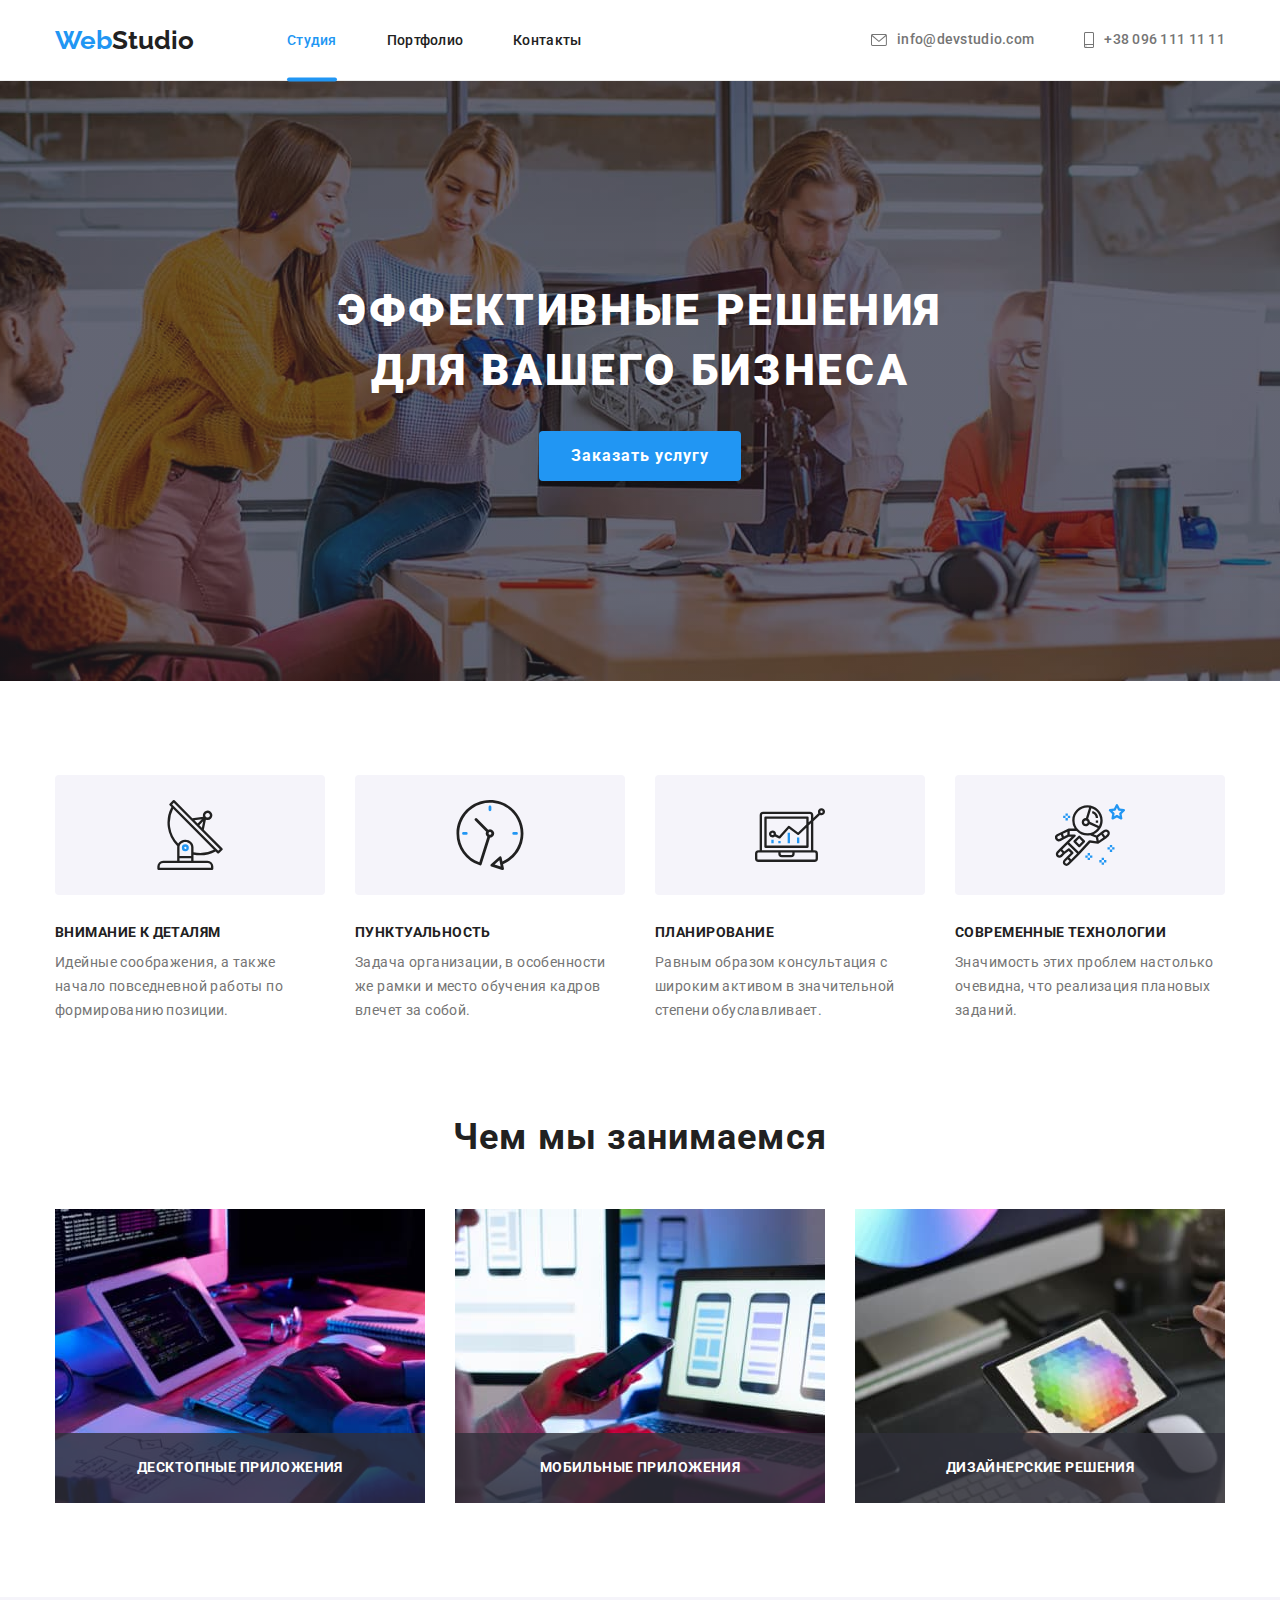
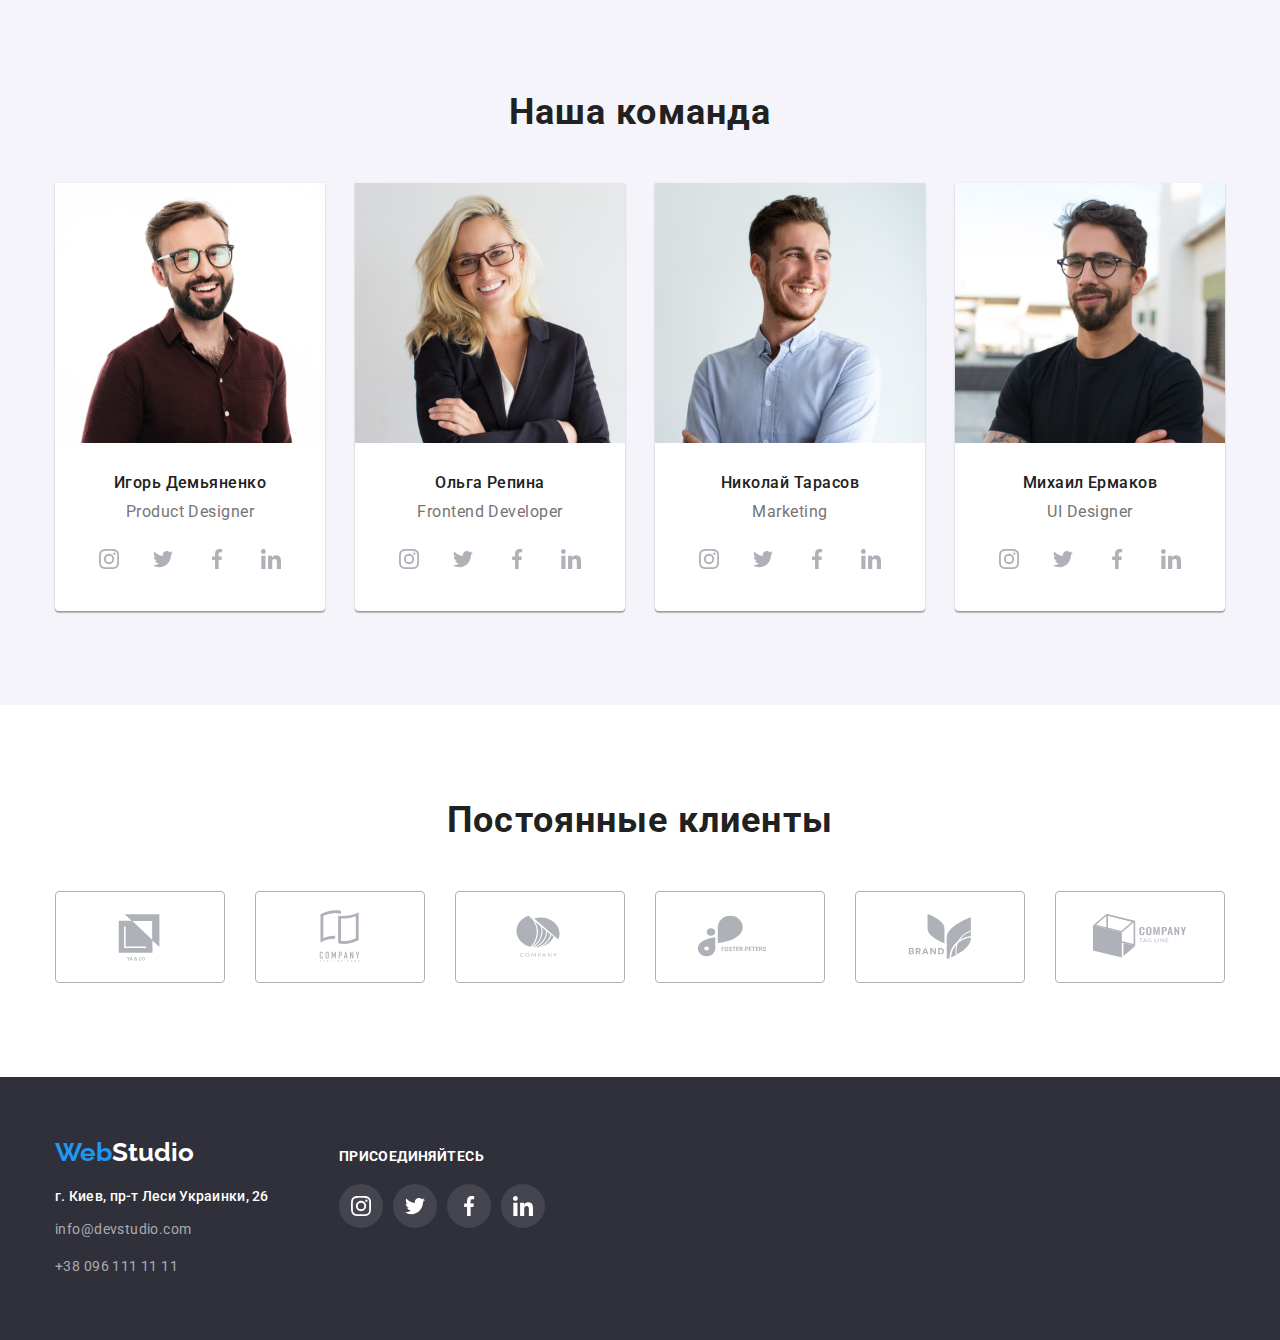
<file: index.html>
<!DOCTYPE html>
<html lang="ru">
  <head>
    <meta charset="UTF-8" />
    <meta http-equiv="X-UA-Compatible" content="IE=edge" />
    <meta name="viewport" content="width=device-width, initial-scale=1.0" />
    <title>Студия</title>
    <link rel="preconnect" href="https://fonts.googleapis.com" />
    <link rel="preconnect" href="https://fonts.gstatic.com" crossorigin />
    <link
      href="https://fonts.googleapis.com/css2?family=Raleway:wght@700&family=Roboto:wght@400;500;700;900&display=swap"
      rel="stylesheet"
    />
    <link
      rel="stylesheet"
      href="https://cdnjs.cloudflare.com/ajax/libs/modern-normalize/1.1.0/modern-normalize.min.css"
    />
    <link rel="stylesheet" href="./css/styles.css" />
  </head>
  <body>
    <header class="main-header">
      <div class="container flex hrznt-cent">
        <a href="./index.html" class="logo" lang="en"
          ><span class="accent">Web</span>Studio</a
        >
        <nav class="main-nav">
          <ul class="main-manu list">
            <li class="link">
              <a href="./index.html" class="current main-menu-link">Студия</a>
            </li>
            <li class="link">
              <a href="./portfolio.html" class="main-menu-link">Портфолио</a>
            </li>
            <li class="link">
              <a href="#" class="main-menu-link">Контакты</a>
            </li>
          </ul>
        </nav>
        <ul class="address-nav list">
          <li class="address-link">
            <a
              href="mailto:info@devstudio.com"
              class="contacts-header"
              lang="en"
            >
              <svg class="mail-icon" style="width: 16px; height: 12px">
                <use href="./images/icons.svg#icon-envelope"></use>
              </svg>
              info@devstudio.com</a
            >
          </li>
          <li class="address-link">
            <a href="tel:+380961111111" class="contacts-header">
              <svg class="phone-icon" style="width: 10px; height: 16px">
                <use href="./images/icons.svg#icon-smartphone"></use>
              </svg>
              +38 096 111 11 11</a
            >
          </li>
        </ul>
      </div>
    </header>
    <main class="main-content">
      <section class="hero">
        <div class="container">
          <h1 class="hero-title">
            Эффективные решения<br />
            для вашего бизнеса
          </h1>
          <button data-modal-open class="hero-button" type="button">
            Заказать услугу
          </button>
        </div>
      </section>
      <section class="section">
        <div class="container">
          <h2 class="section-title hide">Особенности</h2>
          <ul class="list vision-list">
            <li class="our-vision-list-item">
              <div class="vision-item">
                <svg class="vision-icon" style="width: 70px; height: 70px">
                  <use href="./images/icons.svg#icon-antenna"></use>
                </svg>
              </div>
              <h3 class="vision-title">Внимание к деталям</h3>
              <p class="vision-description">
                Идейные соображения, а также начало повседневной работы по
                формированию позиции.
              </p>
            </li>
            <li class="our-vision-list-item">
              <div class="vision-item">
                <svg class="vision-icon" style="width: 70px; height: 70px">
                  <use href="./images/icons.svg#icon-clock"></use>
                </svg>
              </div>
              <h3 class="vision-title">Пунктуальность</h3>
              <p class="vision-description">
                Задача организации, в особенности же рамки и место обучения
                кадров влечет за собой.
              </p>
            </li>
            <li class="our-vision-list-item">
              <div class="vision-item">
                <svg class="vision-icon" style="width: 70px; height: 70px">
                  <use href="./images/icons.svg#icon-diagram"></use>
                </svg>
              </div>
              <h3 class="vision-title">Планирование</h3>
              <p class="vision-description">
                Равным образом консультация с широким активом в значительной
                степени обуславливает.
              </p>
            </li>
            <li class="our-vision-list-item">
              <div class="vision-item">
                <svg class="vision-icon" style="width: 70px; height: 70px">
                  <use href="./images/icons.svg#icon-astronaut"></use>
                </svg>
              </div>
              <h3 class="vision-title">Современные технологии</h3>
              <p class="vision-description">
                Значимость этих проблем настолько очевидна, что реализация
                плановых заданий.
              </p>
            </li>
          </ul>
        </div>
      </section>
      <section class="section cut-top">
        <div class="container">
          <h2 class="section-title">Чем мы занимаемся</h2>
          <ul class="list activities">
            <li class="activities-item">
              <div class="img-box">
                <img
                  class="activity-img no-gap"
                  src="./images/img1.jpg"
                  alt="Написанием кода"
                  width="370"
                  height="294"
                />
                <div class="info-box">
                  <p class="img-text">Десктопные приложения</p>
                </div>
              </div>
            </li>
            <li class="activities-item">
              <div class="img-box">
                <img
                  class="activity-img no-gap"
                  src="./images/img2.jpg"
                  alt="Разработка приложений для телефона"
                  width="370"
                  height="294"
                />
                <div class="info-box">
                  <p class="img-text">Мобильные приложения</p>
                </div>
              </div>
            </li>
            <li class="activities-item">
              <div class="img-box">
                <img
                  class="activity-img no-gap"
                  src="./images/img3.jpg"
                  alt="Подбор цветовой гаммы"
                  width="370"
                  height="294"
                />
                <div class="info-box">
                  <p class="img-text">Дизайнерские решения</p>
                </div>
              </div>
            </li>
          </ul>
        </div>
      </section>
      <section class="section secnd-section-color">
        <div class="container">
          <h2 class="section-title">Наша команда</h2>
          <ul class="list crew">
            <li class="crew-card">
              <img
                class="crew-photo no-gap"
                src="./images/img-designer.jpg"
                alt="Член команды"
                width="270"
                height="260"
              />
              <div class="crew-tag">
                <h3 class="crew-name">Игорь Демьяненко</h3>
                <p class="crew-job" lang="en">Product Designer</p>
                <ul class="crew-buttons flex list">
                  <li class="crew-link">
                    <a href="#" class="crew-button">
                      <svg
                        class="crew-btn-icon"
                        style="width: 20px; height: 20px"
                      >
                        <use href="./images/icons.svg#icon-instagram"></use>
                      </svg>
                    </a>
                  </li>
                  <li class="crew-link">
                    <a href="#" class="crew-button">
                      <svg
                        class="crew-btn-icon"
                        style="width: 20px; height: 20px"
                      >
                        <use href="./images/icons.svg#icon-twitter"></use>
                      </svg>
                    </a>
                  </li>
                  <li class="crew-link">
                    <a href="#" class="crew-button">
                      <svg
                        class="crew-btn-icon"
                        style="width: 20px; height: 20px"
                      >
                        <use href="./images/icons.svg#icon-facebook"></use>
                      </svg>
                    </a>
                  </li>
                  <li class="crew-link">
                    <a href="#" class="crew-button">
                      <svg
                        class="crew-btn-icon"
                        style="width: 20px; height: 20px"
                      >
                        <use href="./images/icons.svg#icon-linkedin"></use>
                      </svg>
                    </a>
                  </li>
                </ul>
              </div>
            </li>
            <li class="crew-card">
              <img
                class="crew-photo no-gap"
                src="./images/img-developer.jpg"
                alt="Член команды"
                width="270"
                height="260"
              />
              <div class="crew-tag">
                <h3 class="crew-name">Ольга Репина</h3>
                <p class="crew-job" lang="en">Frontend Developer</p>
                <ul class="crew-buttons flex list">
                  <li class="crew-link">
                    <a href="#" class="crew-button">
                      <svg
                        class="crew-btn-icon"
                        style="width: 20px; height: 20px"
                      >
                        <use href="./images/icons.svg#icon-instagram"></use>
                      </svg>
                    </a>
                  </li>
                  <li class="crew-link">
                    <a href="#" class="crew-button">
                      <svg
                        class="crew-btn-icon"
                        style="width: 20px; height: 20px"
                      >
                        <use href="./images/icons.svg#icon-twitter"></use>
                      </svg>
                    </a>
                  </li>
                  <li class="crew-link">
                    <a href="#" class="crew-button">
                      <svg
                        class="crew-btn-icon"
                        style="width: 20px; height: 20px"
                      >
                        <use href="./images/icons.svg#icon-facebook"></use>
                      </svg>
                    </a>
                  </li>
                  <li class="crew-link">
                    <a href="#" class="crew-button">
                      <svg
                        class="crew-btn-icon"
                        style="width: 20px; height: 20px"
                      >
                        <use href="./images/icons.svg#icon-linkedin"></use>
                      </svg>
                    </a>
                  </li>
                </ul>
              </div>
            </li>
            <li class="crew-card">
              <img
                class="crew-photo no-gap"
                src="./images/img-marketing.jpg"
                alt="Член команды"
                width="270"
                height="260"
              />
              <div class="crew-tag">
                <h3 class="crew-name">Николай Тарасов</h3>
                <p class="crew-job" lang="en">Marketing</p>
                <ul class="crew-buttons flex list">
                  <li class="crew-link">
                    <a href="#" class="crew-button">
                      <svg
                        class="crew-btn-icon"
                        style="width: 20px; height: 20px"
                      >
                        <use href="./images/icons.svg#icon-instagram"></use>
                      </svg>
                    </a>
                  </li>
                  <li class="crew-link">
                    <a href="#" class="crew-button">
                      <svg
                        class="crew-btn-icon"
                        style="width: 20px; height: 20px"
                      >
                        <use href="./images/icons.svg#icon-twitter"></use>
                      </svg>
                    </a>
                  </li>
                  <li class="crew-link">
                    <a href="#" class="crew-button">
                      <svg
                        class="crew-btn-icon"
                        style="width: 20px; height: 20px"
                      >
                        <use href="./images/icons.svg#icon-facebook"></use>
                      </svg>
                    </a>
                  </li>
                  <li class="crew-link">
                    <a href="#" class="crew-button">
                      <svg
                        class="crew-btn-icon"
                        style="width: 20px; height: 20px"
                      >
                        <use href="./images/icons.svg#icon-linkedin"></use>
                      </svg>
                    </a>
                  </li>
                </ul>
              </div>
            </li>
            <li class="crew-card">
              <img
                class="crew-photo no-gap"
                src="./images/img-ui.jpg"
                alt="Член команды"
                width="270"
                height="260"
              />
              <div class="crew-tag">
                <h3 class="crew-name">Михаил Ермаков</h3>
                <p class="crew-job" lang="en">UI Designer</p>
                <ul class="crew-buttons flex list">
                  <li class="crew-link">
                    <a href="#" class="crew-button">
                      <svg
                        class="crew-btn-icon"
                        style="width: 20px; height: 20px"
                      >
                        <use href="./images/icons.svg#icon-instagram"></use>
                      </svg>
                    </a>
                  </li>
                  <li class="crew-link">
                    <a href="#" class="crew-button">
                      <svg
                        class="crew-btn-icon"
                        style="width: 20px; height: 20px"
                      >
                        <use href="./images/icons.svg#icon-twitter"></use>
                      </svg>
                    </a>
                  </li>
                  <li class="crew-link">
                    <a href="#" class="crew-button">
                      <svg
                        class="crew-btn-icon"
                        style="width: 20px; height: 20px"
                      >
                        <use href="./images/icons.svg#icon-facebook"></use>
                      </svg>
                    </a>
                  </li>
                  <li class="crew-link">
                    <a href="#" class="crew-button">
                      <svg
                        class="crew-btn-icon"
                        style="width: 20px; height: 20px"
                      >
                        <use href="./images/icons.svg#icon-linkedin"></use>
                      </svg>
                    </a>
                  </li>
                </ul>
              </div>
            </li>
          </ul>
        </div>
      </section>
      <section class="section">
        <div class="container">
          <h2 class="section-title">Постоянные клиенты</h2>
          <ul class="list clients">
            <li class="client">
              <a href="" class="client-item">
                <svg class="client-icon" style="width: 106px; height: 60px">
                  <use href="./images/icons.svg#icon-client-1"></use>
                </svg>
              </a>
            </li>
            <li class="client">
              <a href="" class="client-item">
                <svg class="client-icon" style="width: 106px; height: 60px">
                  <use href="./images/icons.svg#icon-client-2"></use>
                </svg>
              </a>
            </li>
            <li class="client">
              <a href="" class="client-item">
                <svg class="client-icon" style="width: 106px; height: 60px">
                  <use href="./images/icons.svg#icon-client-3"></use>
                </svg>
              </a>
            </li>
            <li class="client">
              <a href="" class="client-item">
                <svg class="client-icon" style="width: 106px; height: 60px">
                  <use href="./images/icons.svg#icon-client-4"></use>
                </svg>
              </a>
            </li>
            <li class="client">
              <a href="" class="client-item">
                <svg class="client-icon" style="width: 106px; height: 60px">
                  <use href="./images/icons.svg#icon-client-5"></use>
                </svg>
              </a>
            </li>
            <li class="client">
              <a href="" class="client-item">
                <svg class="client-icon" style="width: 106px; height: 60px">
                  <use href="./images/icons.svg#icon-client-6"></use>
                </svg>
              </a>
            </li>
          </ul>
        </div>
      </section>
    </main>
    <footer class="main-footer">
      <div class="container flex">
        <div class="address">
          <a href="./index.html" class="logo-footer" lang="en"
            ><span class="accent">Web</span
            ><span class="logo-white">Studio</span></a
          >
          <address>
            <ul class="address-footer list">
              <li class="address-item">
                <a href="#" class="address-link"
                  >г. Киев, пр-т Леси Украинки, 26</a
                >
              </li>
              <li class="address-item">
                <a
                  href="mailto:info@devstudio.com"
                  class="contacts-footer"
                  lang="en"
                  >info@devstudio.com</a
                >
              </li>
              <li class="address-item">
                <a href="tel:+380961111111" class="contacts-footer"
                  >+38 096 111 11 11</a
                >
              </li>
            </ul>
          </address>
        </div>
        <div class="social">
          <h2 class="social-title">присоединяйтесь</h2>
          <ul class="social-links flex list">
            <li class="social-link">
              <a href="" class="social-item">
                <svg class="social-icon" style="width: 20px; height: 20px">
                  <use href="./images/icons.svg#icon-instagram"></use>
                </svg>
              </a>
            </li>
            <li class="social-link">
              <a href="" class="social-item">
                <svg class="social-icon" style="width: 20px; height: 20px">
                  <use href="./images/icons.svg#icon-twitter"></use>
                </svg>
              </a>
            </li>
            <li class="social-link">
              <a href="" class="social-item">
                <svg class="social-icon" style="width: 20px; height: 20px">
                  <use href="./images/icons.svg#icon-facebook"></use>
                </svg>
              </a>
            </li>
            <li class="social-link">
              <a href="" class="social-item">
                <svg class="social-icon" style="width: 20px; height: 20px">
                  <use href="./images/icons.svg#icon-linkedin"></use>
                </svg>
              </a>
            </li>
          </ul>
        </div>
      </div>
    </footer>
    <div class="backdrop is-hidden" data-modal>
      <div class="modal">
        <!-- <p>
                Lorem ipsum dolor sit amet consectetur adipisicing elit.
                Veritatis aut exercitationem obcaecati deleniti iste.
                Repudiandae consequuntur veritatis, fugit repellat neque, ea
                fugiat odit laboriosam est ducimus ipsam dolor hic amet!
              </p> -->
        <button data-modal-close class="modal-button" type="button">
          <svg class="social-icon" style="width: 18px; height: 18px">
            <use href="./images/icons.svg#close-black"></use>
          </svg>
        </button>
      </div>
    </div>
    <script src="./js/modal.js"></script>
  </body>
</html>
</file>
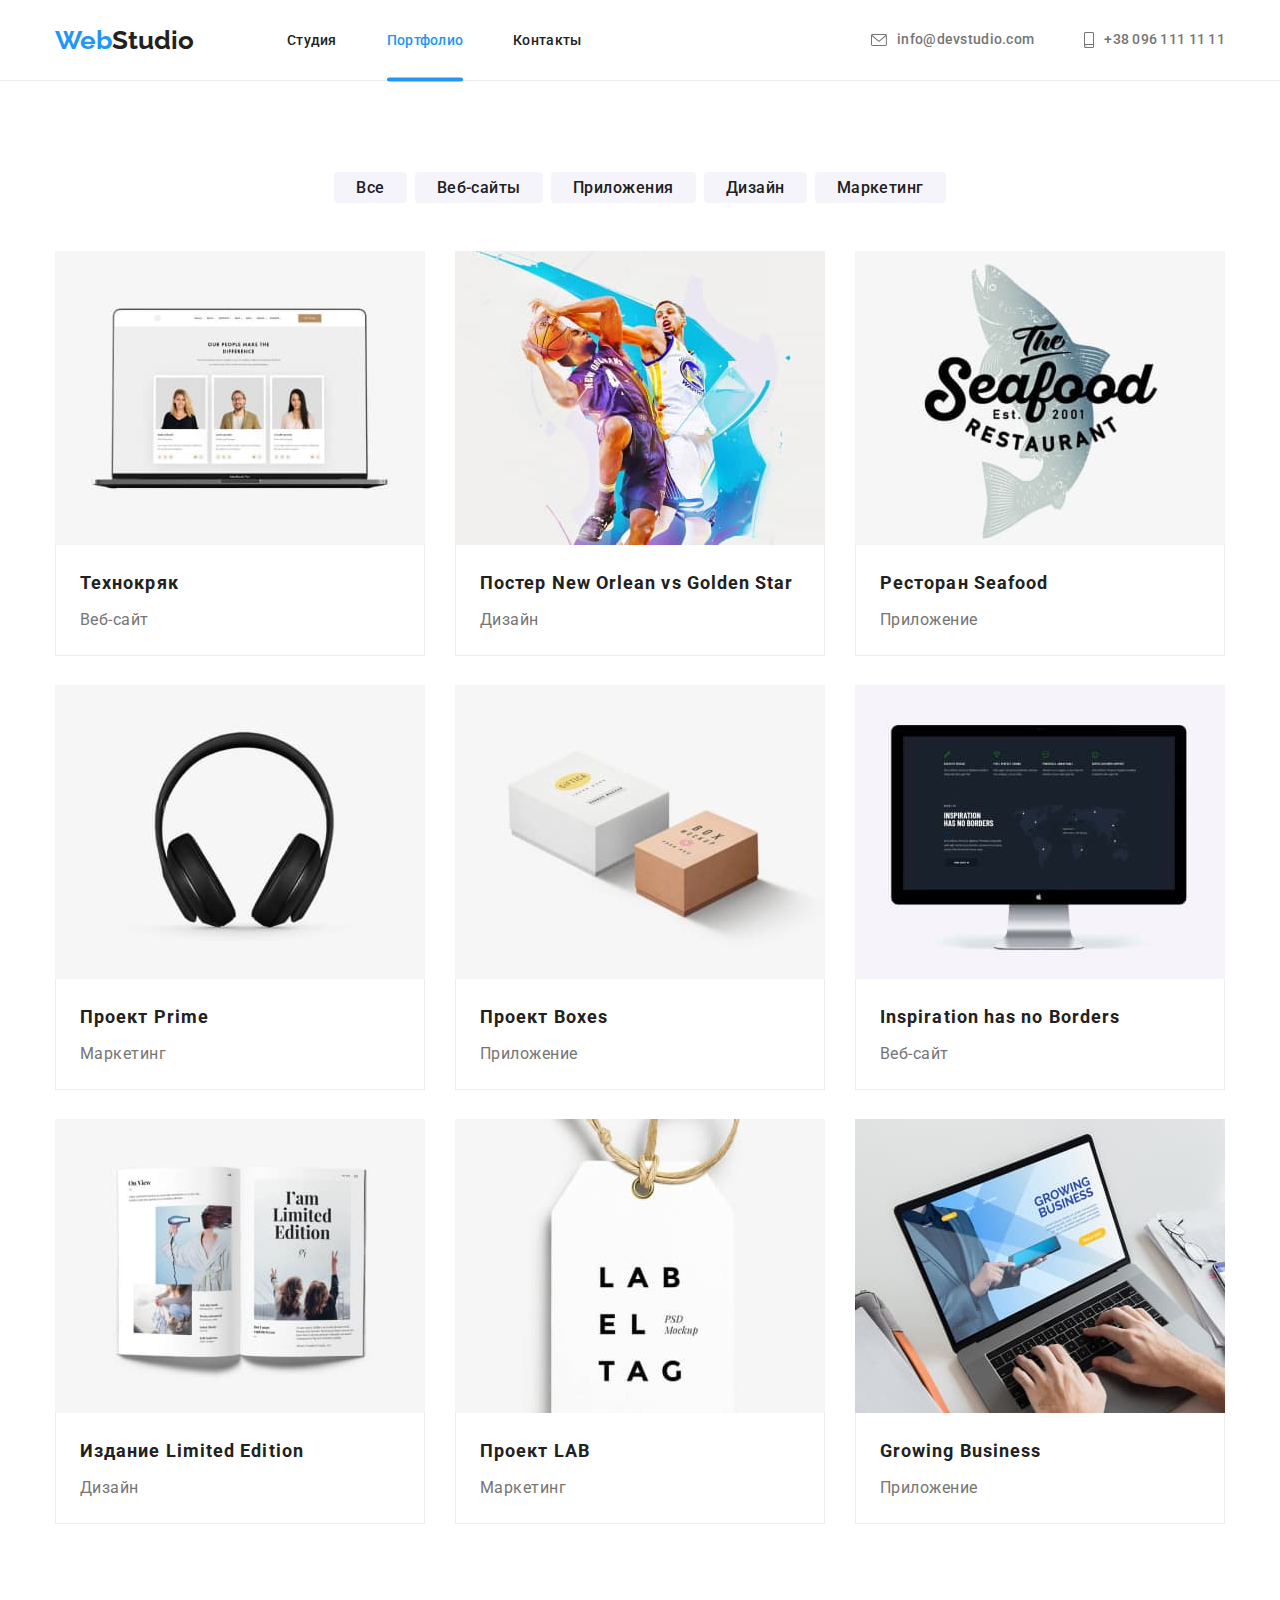
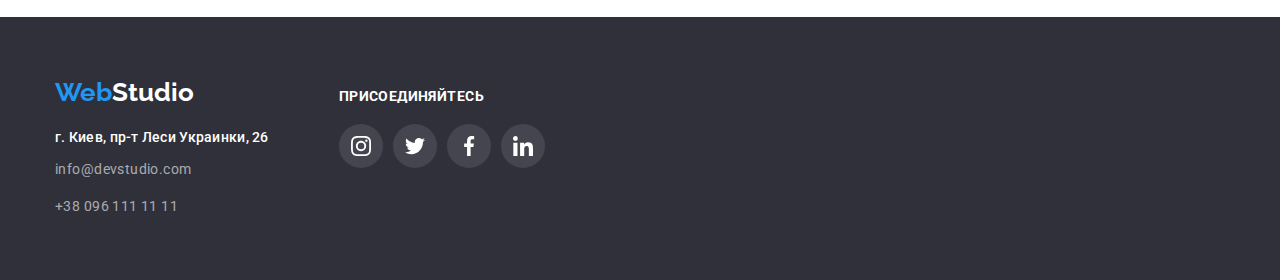
<file: portfolio.html>
<!DOCTYPE html>

<html lang="ru">
  <head>
    <meta charset="UTF-8" />
    <meta http-equiv="X-UA-Compatible" content="IE=edge" />
    <meta name="viewport" content="width=device-width, initial-scale=1.0" />
    <title>Портфолио</title>
    <link rel="preconnect" href="https://fonts.googleapis.com" />
    <link rel="preconnect" href="https://fonts.gstatic.com" crossorigin />
    <link
      href="https://fonts.googleapis.com/css2?family=Raleway:wght@700&family=Roboto:wght@400;500;700;900&display=swap"
      rel="stylesheet"
    />
    <link
      rel="stylesheet"
      href="https://cdnjs.cloudflare.com/ajax/libs/modern-normalize/1.1.0/modern-normalize.min.css"
    />
    <link rel="stylesheet" href="./css/styles.css" />
  </head>
  <body>
    <header class="main-header">
      <div class="container flex hrznt-cent">
        <a href="./index.html" class="logo" lang="en"
          ><span class="accent">Web</span>Studio</a
        >
        <nav class="main-nav">
          <ul class="main-manu list">
            <li class="link">
              <a href="./index.html" class="main-menu-link">Студия</a>
            </li>
            <li class="link">
              <a href="./portfolio.html" class="current main-menu-link"
                >Портфолио</a
              >
            </li>
            <li class="link">
              <a href="#" class="main-menu-link">Контакты</a>
            </li>
          </ul>
        </nav>
        <ul class="address-nav list">
          <li class="address-link">
            <a
              href="mailto:info@devstudio.com"
              class="contacts-header"
              lang="en"
            >
              <svg class="mail-icon" style="width: 16px; height: 12px">
                <use href="./images/icons.svg#icon-envelope"></use>
              </svg>
              info@devstudio.com</a
            >
          </li>
          <li class="address-link">
            <a href="tel:+380961111111" class="contacts-header">
              <svg class="phone-icon" style="width: 10px; height: 16px">
                <use href="./images/icons.svg#icon-smartphone"></use>
              </svg>
              +38 096 111 11 11</a
            >
          </li>
        </ul>
      </div>
    </header>
    <main>
      <section class="section">
        <div class="container">
          <h1 class="section-title hide">Нашы работы</h1>
          <ul class="filter list">
            <li class="filter-item">
              <a href="" class="filter-button">Все</a>
            </li>
            <li class="filter-item">
              <a href="" class="filter-button">Веб-сайты</a>
            </li>
            <li class="filter-item">
              <a href="" class="filter-button">Приложения</a>
            </li>
            <li class="filter-item">
              <a href="" class="filter-button">Дизайн</a>
            </li>
            <li class="filter-item">
              <a href="" class="filter-button">Маркетинг</a>
            </li>
          </ul>
          <ul class="project-portfolio list">
            <li class="project-card">
              <a href="" class="project-link">
                <div class="img-box">
                  <img
                    class="project-img no-gap"
                    src="./images/card-technockrayk.jpg"
                    alt="Основная страница сайта"
                    width="370"
                    height="294"
                  />
                  <div class="text-box">
                    <p class="text">
                      Ресурс предлагает комплексные предложения с разным уровнем
                      функционала и сервисов. Все это позволит посетителю
                      получить исчерпывающие сведения <br />
                      о компании или частном лице.
                    </p>
                  </div>
                </div>
                <div class="project-tag">
                  <h2 class="project-name">Технокряк</h2>
                  <p class="project-category">Веб-сайт</p>
                </div>
              </a>
            </li>
            <li class="project-card">
              <a href="" class="project-link">
                <div class="img-box">
                  <img
                    class="project-img no-gap"
                    src="./images/card-poster.jpg"
                    alt="Два баскетболиста с мячом"
                    width="370"
                    height="294"
                  />
                  <div class="text-box">
                    <p class="text">
                      Ресурс предлагает комплексные предложения с разным уровнем
                      функционала и сервисов. Все это позволит посетителю
                      получить исчерпывающие сведения <br />
                      о компании или частном лице.
                    </p>
                  </div>
                </div>
                <div class="project-tag">
                  <h2 class="project-name">
                    Постер <span lang="en">New Orlean vs Golden Star</span>
                  </h2>
                  <p class="project-category">Дизайн</p>
                </div>
              </a>
            </li>
            <li class="project-card">
              <a href="" class="project-link">
                <div class="img-box">
                  <img
                    class="project-img no-gap"
                    src="./images/card-restoran.jpg"
                    alt="Логотп ресторана"
                    width="370"
                    height="294"
                  />
                  <div class="text-box">
                    <p class="text">
                      Ресурс предлагает комплексные предложения с разным уровнем
                      функционала и сервисов. Все это позволит посетителю
                      получить исчерпывающие сведения <br />
                      о компании или частном лице.
                    </p>
                  </div>
                </div>
                <div class="project-tag">
                  <h2 class="project-name">
                    Ресторан <span lang="en">Seafood</span>
                  </h2>
                  <p class="project-category">Приложение</p>
                </div>
              </a>
            </li>
            <li class="project-card">
              <a href="" class="project-link">
                <div class="img-box">
                  <img
                    class="project-img no-gap"
                    src="./images/card-prime.jpg"
                    alt="Полноразмерные наушники"
                    width="370"
                    height="294"
                  />
                  <div class="text-box">
                    <p class="text">
                      Ресурс предлагает комплексные предложения с разным уровнем
                      функционала и сервисов. Все это позволит посетителю
                      получить исчерпывающие сведения <br />
                      о компании или частном лице.
                    </p>
                  </div>
                </div>
                <div class="project-tag">
                  <h2 class="project-name">
                    Проект <span lang="en">Prime</span>
                  </h2>
                  <p class="project-category">Маркетинг</p>
                </div>
              </a>
            </li>
            <li class="project-card">
              <a href="" class="project-link">
                <div class="img-box">
                  <img
                    class="project-img no-gap"
                    src="./images/card-boxes.jpg"
                    alt="Две коробки"
                    width="370"
                    height="294"
                  />
                  <div class="text-box">
                    <p class="text">
                      Ресурс предлагает комплексные предложения с разным уровнем
                      функционала и сервисов. Все это позволит посетителю
                      получить исчерпывающие сведения <br />
                      о компании или частном лице.
                    </p>
                  </div>
                </div>
                <div class="project-tag">
                  <h2 class="project-name">Проект Boxes</h2>
                  <p class="project-category">Приложение</p>
                </div>
              </a>
            </li>
            <li class="project-card">
              <a href="" class="project-link">
                <div class="img-box">
                  <img
                    class="project-img no-gap"
                    src="./images/card-noborders.jpg"
                    alt="Фото главной страници 'проекта' Веб-сайта на мониторе"
                    width="370"
                    height="294"
                  />
                  <div class="text-box">
                    <p class="text">
                      Ресурс предлагает комплексные предложения с разным уровнем
                      функционала и сервисов. Все это позволит посетителю
                      получить исчерпывающие сведения <br />
                      о компании или частном лице.
                    </p>
                  </div>
                </div>
                <div class="project-tag">
                  <h2 class="project-name" lang="en">
                    Inspiration has no Borders
                  </h2>
                  <p class="project-category">Веб-сайт</p>
                </div>
              </a>
            </li>
            <li class="project-card">
              <a href="" class="project-link">
                <div class="img-box">
                  <img
                    class="project-img no-gap"
                    src="./images/card-publication.jpg"
                    alt="Журнал в развороте"
                    width="370"
                    height="294"
                  />
                  <div class="text-box">
                    <p class="text">
                      Ресурс предлагает комплексные предложения с разным уровнем
                      функционала и сервисов. Все это позволит посетителю
                      получить исчерпывающие сведения <br />
                      о компании или частном лице.
                    </p>
                  </div>
                </div>
                <div class="project-tag">
                  <h2 class="project-name">
                    Издание <span lang="en">Limited Edition</span>
                  </h2>
                  <p class="project-category">Дизайн</p>
                </div>
              </a>
            </li>
            <li class="project-card">
              <a href="" class="project-link">
                <div class="img-box">
                  <img
                    class="project-img no-gap"
                    src="./images/card-lab.jpg"
                    alt="Фото бирки с логотипом проекта"
                    width="370"
                    height="294"
                  />
                  <div class="text-box">
                    <p class="text">
                      Ресурс предлагает комплексные предложения с разным уровнем
                      функционала и сервисов. Все это позволит посетителю
                      получить исчерпывающие сведения <br />
                      о компании или частном лице.
                    </p>
                  </div>
                </div>
                <div class="project-tag">
                  <h2 class="project-name">
                    Проект <span lang="en">LAB</span>
                  </h2>
                  <p class="project-category">Маркетинг</p>
                </div>
              </a>
            </li>
            <li class="project-card">
              <a href="" class="project-link">
                <div class="img-box">
                  <img
                    class="project-img no-gap"
                    src="./images/card-growing.jpg"
                    alt="Фото Веб-сайта для приложения на ноутбуке"
                    width="370"
                    height="294"
                  />
                  <div class="text-box">
                    <p class="text">
                      Ресурс предлагает комплексные предложения с разным уровнем
                      функционала и сервисов. Все это позволит посетителю
                      получить исчерпывающие сведения <br />
                      о компании или частном лице.
                    </p>
                  </div>
                </div>
                <div class="project-tag">
                  <h2 class="project-name" lang="en">Growing Business</h2>
                  <p class="project-category">Приложение</p>
                </div>
              </a>
            </li>
          </ul>
        </div>
      </section>
    </main>

    <footer class="main-footer">
      <div class="container flex">
        <div class="address">
          <a href="./index.html" class="logo-footer" lang="en"
            ><span class="accent">Web</span
            ><span class="logo-white">Studio</span></a
          >
          <address>
            <ul class="address-footer list">
              <li class="address-item">
                <a href="#" class="address-link"
                  >г. Киев, пр-т Леси Украинки, 26</a
                >
              </li>
              <li class="address-item">
                <a
                  href="mailto:info@devstudio.com"
                  class="contacts-footer"
                  lang="en"
                  >info@devstudio.com</a
                >
              </li>
              <li class="address-item">
                <a href="tel:+380961111111" class="contacts-footer"
                  >+38 096 111 11 11</a
                >
              </li>
            </ul>
          </address>
        </div>
        <div class="social">
          <h2 class="social-title">присоединяйтесь</h2>
          <ul class="social-links flex list">
            <li class="social-link">
              <a href="" class="social-item">
                <svg class="social-icon" style="width: 20px; height: 20px">
                  <use href="./images/icons.svg#icon-instagram"></use>
                </svg>
              </a>
            </li>
            <li class="social-link">
              <a href="" class="social-item">
                <svg class="social-icon" style="width: 20px; height: 20px">
                  <use href="./images/icons.svg#icon-twitter"></use>
                </svg>
              </a>
            </li>
            <li class="social-link">
              <a href="" class="social-item">
                <svg class="social-icon" style="width: 20px; height: 20px">
                  <use href="./images/icons.svg#icon-facebook"></use>
                </svg>
              </a>
            </li>
            <li class="social-link">
              <a href="" class="social-item">
                <svg class="social-icon" style="width: 20px; height: 20px">
                  <use href="./images/icons.svg#icon-linkedin"></use>
                </svg>
              </a>
            </li>
          </ul>
        </div>
      </div>
    </footer>
  </body>
</html>
</file>
<file: css/styles.css>
:root {
  --primary-text-color: rgba(33, 33, 33, 1);
  --secondary-text-color: rgba(117, 117, 117, 1);
  --accent-color: rgba(33, 150, 243, 1);
  --primary-white-color: rgba(255, 255, 255, 1);
  --secondary-section-color: rgba(245, 244, 250, 1);
  --slave-bcg-color: rgba(47, 48, 58, 1);
  --contacts-footer: rgba(255, 255, 255, 0.6);
}

html {
  box-sizing: border-box;
}

*,
*::before,
*::after {
  box-sizing: inherit;
}

body {
  font-family: Roboto, sans-serif;
  color: var(--primary-text-color);

  background-color: var(--primary-white-color);
}

.list {
  padding: 0;
  margin: 0;

  list-style-type: none;
}

.accent {
  color: var(--accent-color);
}

.secnd-section-color {
  background-color: var(--secondary-section-color);
}

.flex {
  display: flex;
}

.hrznt-cent {
  align-items: center;
}

.hide {
  position: absolute;
  width: 1px;
  height: 1px;
  margin: -1px;
  border: 0;
  padding: 0;

  white-space: nowrap;
  clip-path: inset(100%);
  clip: rect(0 0 0 0);
  overflow: hidden;
}

.section.cut-top {
  padding-top: 0;
}

.container {
  width: 1200px;
  margin-left: auto;
  margin-right: auto;
  padding-left: 15px;
  padding-right: 15px;
}

.main-header {
  border-bottom: 1px solid rgba(236, 236, 236, 1);
}

.main-manu {
  display: flex;
  margin-left: 93px;
}

.main-manu .link + .link {
  margin-left: 50px;
}

.address-nav {
  display: flex;
  margin-left: auto;
}

.address-nav > .address-link + .address-link {
  margin-left: 50px;
}

.main-menu-link {
  display: inline-flex;
  position: relative;
  display: block;
  padding-top: 32px;
  padding-bottom: 32px;

  text-decoration-line: none;
  font-size: 14px;
  font-weight: 500;
  line-height: 1.17;
  letter-spacing: 0.02em;
  color: var(--primary-text-color);
  transition: color 250ms cubic-bezier(0.4, 0, 0.2, 1);
}

.main-menu-link:hover,
.main-menu-link:focus {
  color: var(--accent-color);
}

.main-menu-link::after {
  position: absolute;
  display: block;
  content: '';
  height: 4px;
  width: 100%;
  background-color: var(--accent-color);
  border-radius: 2px;
  opacity: 0;
  transform: translateY(0px);
  transition: transform 250ms cubic-bezier(0.4, 0, 0.2, 1),
    opacity 250ms cubic-bezier(0.4, 0, 0.2, 1);
}

.main-menu-link:hover::after,
.main-menu-link:focus::after {
  position: absolute;
  display: block;
  content: '';
  height: 4px;
  width: 100%;
  background-color: var(--accent-color);
  border-radius: 2px;
  opacity: 1;
  transform: translateY(29px);
}

.current {
  color: var(--accent-color);
}

.current::before {
  position: absolute;
  display: block;
  content: '';
  height: 4px;
  width: 100%;
  background-color: var(--accent-color);
  border-radius: 2px;
  transform: translateY(45.5px);
}

.logo,
.logo-footer {
  text-decoration-line: none;
  font-family: Raleway;
  font-size: 26px;
  font-weight: 700;
  line-height: 1.17;
  color: var(--primary-text-color);
}

.logo-footer {
  display: block;
  margin-bottom: 20px;
}

.logo-white {
  color: var(--primary-white-color);
}

.mail-icon {
  fill: currentColor;
  margin-right: 10px;
}

.phone-icon {
  fill: currentColor;
  margin-right: 10px;
}

.contacts-header {
  display: flex;
  align-items: center;
  padding-top: 32px;
  padding-bottom: 32px;

  text-decoration-line: none;
  font-weight: 500;
  color: var(--secondary-text-color);
  transition: color 250ms cubic-bezier(0.4, 0, 0.2, 1);
}

.contacts-header:hover,
.contacts-header:focus {
  color: var(--accent-color);
}

.contacts-footer {
  text-decoration-line: none;
  font-style: normal;
  font-weight: 400;
  font-size: 14px;
  line-height: 2;
  letter-spacing: 0.03em;
  color: var(--contacts-footer);
  transition: color 250ms cubic-bezier(0.4, 0, 0.2, 1);
}

.contacts-footer:hover,
.contacts-footer:focus {
  color: var(--accent-color);
}

.vision-description {
  margin: 0;

  font-style: normal;
  font-weight: 400;
  font-size: 14px;
  line-height: 1.7;
  letter-spacing: 0.03em;
  color: var(--secondary-text-color);
}

.hero {
  padding-top: 200px;
  padding-bottom: 200px;

  text-align: center;

  background-image: linear-gradient(
      to right,
      rgba(47, 48, 58, 0.4),
      rgba(47, 48, 58, 0.4)
    ),
    url(../images/hero-bkg.jpg),
    linear-gradient(to right, rgba(196, 196, 196, 1), rgba(196, 196, 196, 1));
  background-size: auto;
  background-position: center;
  background-repeat: no-repeat;
}

.hero-title {
  margin-top: 0;
  margin-bottom: 30px;

  font-size: 44px;
  font-weight: 900;
  line-height: 1.36;
  letter-spacing: 0.06em;
  text-transform: uppercase;
  color: var(--primary-white-color);
}

.hero-button {
  padding: 10px 32px;

  font-weight: 700;
  font-size: 16px;
  line-height: 1.88;
  letter-spacing: 0.06em;
  color: var(--primary-white-color);

  background-color: var(--accent-color);
  box-shadow: 0px 4px 4px rgba(0, 0, 0, 0.15);
  border-radius: 4px;
  border: 0;
}

.hero-button:hover,
.hero-button:focus {
  letter-spacing: 0.06em;
  color: var(--primary-white-color);

  background-color: rgba(24, 140, 232, 1);
  box-shadow: 0px 4px 4px rgba(0, 0, 0, 0.15);
}

/* MODAL WINDOW */

.backdrop {
  position: fixed;
  top: 0;
  left: 0;
  width: 100%;
  height: 100%;
  background-color: rgba(0, 0, 0, 0.2);

  opacity: 1;

  transition: opacity 250ms cubic-bezier(0.4, 0, 0.2, 1);
}

.backdrop.is-hidden {
  opacity: 0;
  pointer-events: none;
}

.backdrop.is-hidden .modal {
  transform: translate(-50%, -50%) scale(1.1);
}

.modal {
  position: absolute;
  top: 50%;
  left: 50%;

  height: 581px;
  width: 528px;
  background-color: var(--primary-white-color);
  box-shadow: 0px 1px 3px rgba(0, 0, 0, 0.12), 0px 1px 1px rgba(0, 0, 0, 0.14),
    0px 2px 1px rgba(0, 0, 0, 0.2);
  border-radius: 4px;

  transform: translate(-50%, -50%) scale(1);

  transition: transform 250ms cubic-bezier(0.4, 0, 0.2, 1);
}

.modal-button {
  display: flex;
  justify-content: center;
  align-items: center;
  position: absolute;
  top: 8px;
  right: 8px;
  width: 30px;
  height: 30px;

  border-radius: 50%;
  background-color: var(--primary-white-color);
  border: 1px solid rgba(0, 0, 0, 0.1);
}

.modal-button:hover,
.modal-button:focus {
  color: currentColor;
}

.vision-list {
  display: flex;
  flex-wrap: wrap;
  margin: -15px;
}

.vision-item {
  display: flex;
  justify-content: center;
  align-items: center;
  width: 270px;
  height: 120px;
  margin-bottom: 30px;
  background-color: var(--secondary-section-color);
  border-radius: 4px;
}

.vision-icon {
  padding: 0;
}

.our-vision-list-item {
  margin: 15px;
  width: 270px;
}

.section {
  padding-top: 94px;
  padding-bottom: 94px;
}

.activities {
  display: flex;
}

.activities-item + .activities-item {
  margin-left: 30px;
}

.no-gap {
  display: block;
}

.img-box {
  display: flex;
  position: relative;
}

.activities-item .info-box {
  bottom: 0;

  padding: 24px;

  position: absolute;
  display: flex;
  justify-content: center;
  align-items: center;
  max-width: 100%;
  min-width: 100%;
  height: 70px;
  background-color: rgba(47, 48, 58, 0.8);
}

.activities-item .img-text {
  display: block;
  margin: 0;
  font-family: 'Roboto';
  font-style: normal;
  font-weight: 700;
  font-size: 14px;
  line-height: 1.14;
  text-align: center;
  letter-spacing: 0.03em;
  text-transform: uppercase;

  color: var(--primary-white-color);
}

.filter {
  display: flex;
  margin-bottom: 50px;
  justify-content: center;
}

.filter-item + .filter-item {
  margin-left: 8px;
}

.filter-button {
  text-decoration: none;

  padding: 6px 22px;

  font-weight: 500;
  font-size: 16px;
  line-height: 1.63;

  letter-spacing: 0.03em;
  color: var(--primary-text-color);

  background-color: var(--secondary-section-color);
  border: 0px;
  border-radius: 4px;
  box-shadow: 0px 3px 1px rgba(0, 0, 0, 0), 0px 1px 2px rgba(0, 0, 0, 0),
    0px 2px 2px rgba(0, 0, 0, 0);
  transition: background-color 250ms cubic-bezier(0.4, 0, 0.2, 1),
    color 250ms cubic-bezier(0.4, 0, 0.2, 1),
    box-shadow 250ms cubic-bezier(0.4, 0, 0.2, 1);
}

.filter-button:hover,
.filter-button:focus {
  color: var(--primary-white-color);
  background-color: var(--accent-color);
  box-shadow: 0px 3px 1px rgba(0, 0, 0, 0.1), 0px 1px 2px rgba(0, 0, 0, 0.08),
    0px 2px 2px rgba(0, 0, 0, 0.12);
}

.project-portfolio {
  display: flex;
  flex-wrap: wrap;
  margin: -15px;
}

.project-card {
  margin: 15px;
  width: 370px;
  height: 404px;
  box-shadow: 0px 1px 1px rgba(0, 0, 0, 0), 0px 4px 4px rgba(0, 0, 0, 0),
    1px 4px 6px rgba(0, 0, 0, 0);
  transition: box-shadow 250ms cubic-bezier(0.4, 0, 0.2, 1);
}

.project-link {
  display: block;
  text-decoration: none;
  width: 100%;
  height: 100%;
}

.project-card .img-box {
  overflow: hidden;
}

.project-card:focus,
.project-card:hover {
  box-shadow: 0px 1px 1px rgba(0, 0, 0, 0.12), 0px 4px 4px rgba(0, 0, 0, 0.06),
    1px 4px 6px rgba(0, 0, 0, 0.16);
}

.project-card .text-box {
  display: flex;
  align-items: center;
  position: absolute;
  top: 0;
  left: 0;
  width: 100%;
  height: 100%;
  padding: 24px;
  background-color: rgba(33, 150, 243, 0.9);
  transform: translateY(100%);
  transition: transform 250ms cubic-bezier(0.4, 0, 0.2, 1);
}

.project-card .project-link:focus .text-box,
.project-card .project-link:hover .text-box {
  display: flex;
  align-items: center;
  position: absolute;
  top: 0;
  left: 0;
  width: 100%;
  height: 100%;
  padding: 24px;
  background-color: rgba(33, 150, 243, 0.9);
  transform: translateY(0%);
}

.project-img {
  max-width: 100%;
  height: auto;
}

.project-card .text {
  margin: 0;

  font-family: Roboto;
  font-style: normal;
  font-weight: 400;
  font-size: 18px;
  line-height: 1.56;
  letter-spacing: 0.03em;
  color: var(--primary-white-color);
}

.project-tag {
  text-decoration-style: none;
  padding: 20px 24px 20px 24px;

  border-left: 1px solid rgba(238, 238, 238, 1);
  border-right: 1px solid rgba(238, 238, 238, 1);
  border-bottom: 1px solid rgba(238, 238, 238, 1);
}

.project-name {
  color: var(--primary-text-color);
  margin: 0px 0px 4px 0px;

  font-style: normal;
  font-weight: 700;
  font-size: 18px;
  line-height: 2;
  letter-spacing: 0.06em;
}

.project-category {
  margin: 0;

  font-style: normal;
  font-weight: 400;
  font-size: 16px;
  line-height: 30px;
  letter-spacing: 0.03em;
  color: var(--secondary-text-color);
}

.vision-title {
  margin-top: 0;
  margin-bottom: 10px;

  font-family: Roboto;
  font-weight: 700;
  font-size: 14px;
  line-height: 1.14;
  letter-spacing: 0.03em;
  text-transform: uppercase;
}

.section-title {
  margin-top: 0;
  margin-bottom: 50px;

  font-weight: 700;
  font-size: 36px;
  line-height: 1.17;
  text-align: center;
  letter-spacing: 0.03em;
}

.crew-card {
  width: 270px;
  margin: 15px;

  background-color: var(--primary-white-color);
  box-shadow: 0px 1px 3px rgba(0, 0, 0, 0.12), 0px 1px 1px rgba(0, 0, 0, 0.14),
    0px 2px 1px rgba(0, 0, 0, 0.2);
  border-radius: 0px 0px 4px 4px;
}

.crew {
  display: flex;
  flex-wrap: wrap;
  margin: -15px;
}

.crew-tag {
  padding-top: 30px;
  padding-bottom: 30px;

  flex-direction: column;
}

.crew-name {
  margin-top: 0;
  margin-bottom: 10px;

  text-align: center;
  font-weight: 500;
  font-size: 16px;
  line-height: 1.19;
  letter-spacing: 0.03em;
}

.crew-job {
  margin: 0 0 16px 0;

  text-align: center;
  font-weight: 400;
  font-size: 16px;
  line-height: 1.19;
  letter-spacing: 0.03em;
  color: var(--secondary-text-color);
}

.crew-buttons {
  justify-content: center;
  padding: 0;
  align-items: center;
}

.crew-buttons .crew-link + .crew-link {
  margin-left: 10px;
}

.crew-button {
  display: flex;
  justify-content: center;
  align-items: center;
  padding: 12px;
  width: 44px;
  height: 44px;
  background-color: var(--primary-white-color);
  border: 0;
  border-radius: 50%;
  fill: rgba(175, 177, 184, 1);
  background-position: center;
  transition: fill 250ms cubic-bezier(0.4, 0, 0.2, 1),
    background-color 250ms cubic-bezier(0.4, 0, 0.2, 1);
}

.crew-button:hover,
.crew-button:focus {
  background-color: var(--accent-color);
  fill: var(--primary-white-color);
}

.crew-btn-icon {
  margin: 0;
  padding: 0;
  object-fit: contain;
}

.clients {
  display: flex;
  justify-content: center;
}

.client-item {
  display: flex;
  width: 170px;
  height: 92px;
  justify-content: center;
  align-items: center;
  color: rgba(175, 177, 184, 1);
  border: 1px solid;
  border-radius: 4px;
  transition: color 250ms cubic-bezier(0.4, 0, 0.2, 1);
}

.client-item:hover,
.client-item:focus {
  color: var(--accent-color);
}

.client + .client {
  margin-left: 30px;
}

.client-icon {
  padding: 0;
  margin: 0;
  fill: currentColor;
}

.address-link {
  text-decoration: none;
  font-family: Roboto;
  font-style: normal;
  font-weight: 500;
  font-size: 14px;
  line-height: 1.14;
  letter-spacing: 0.02em;
  color: var(--primary-white-color);
}

.main-footer .container.flex {
  align-items: baseline;
}

.main-footer {
  padding-top: 60px;
  padding-bottom: 60px;
  margin: auto;

  background-color: var(--slave-bcg-color);
}

.address-footer {
  display: flex;
  flex-direction: column;
}

.address-item + .address-item {
  margin-top: 9px;
}

.social {
  margin-left: 70px;
}

.social-title {
  font-weight: 700;
  font-size: 14px;
  line-height: 16px;
  letter-spacing: 0.03em;
  text-transform: uppercase;
  margin: 0px 0px 20px 0px;

  color: var(--primary-white-color);
}

.social-links {
  padding: 0;
  margin: 0;
}

.social-link + .social-link {
  margin-left: 10px;
}

.social-item {
  display: flex;
  justify-content: center;
  align-items: center;
  padding: 0;
  width: 44px;
  height: 44px;
  background-color: rgba(255, 255, 255, 0.1);
  border: 0;
  border-radius: 50%;
  fill: var(--primary-white-color);
  background-position: center;
  transition: background-color 250ms cubic-bezier(0.4, 0, 0.2, 1);
}

.social-item:hover,
.social-item:focus {
  background-color: var(--accent-color);
}

.social-icon {
  margin: 0;
  padding: 0;
}
</file>
